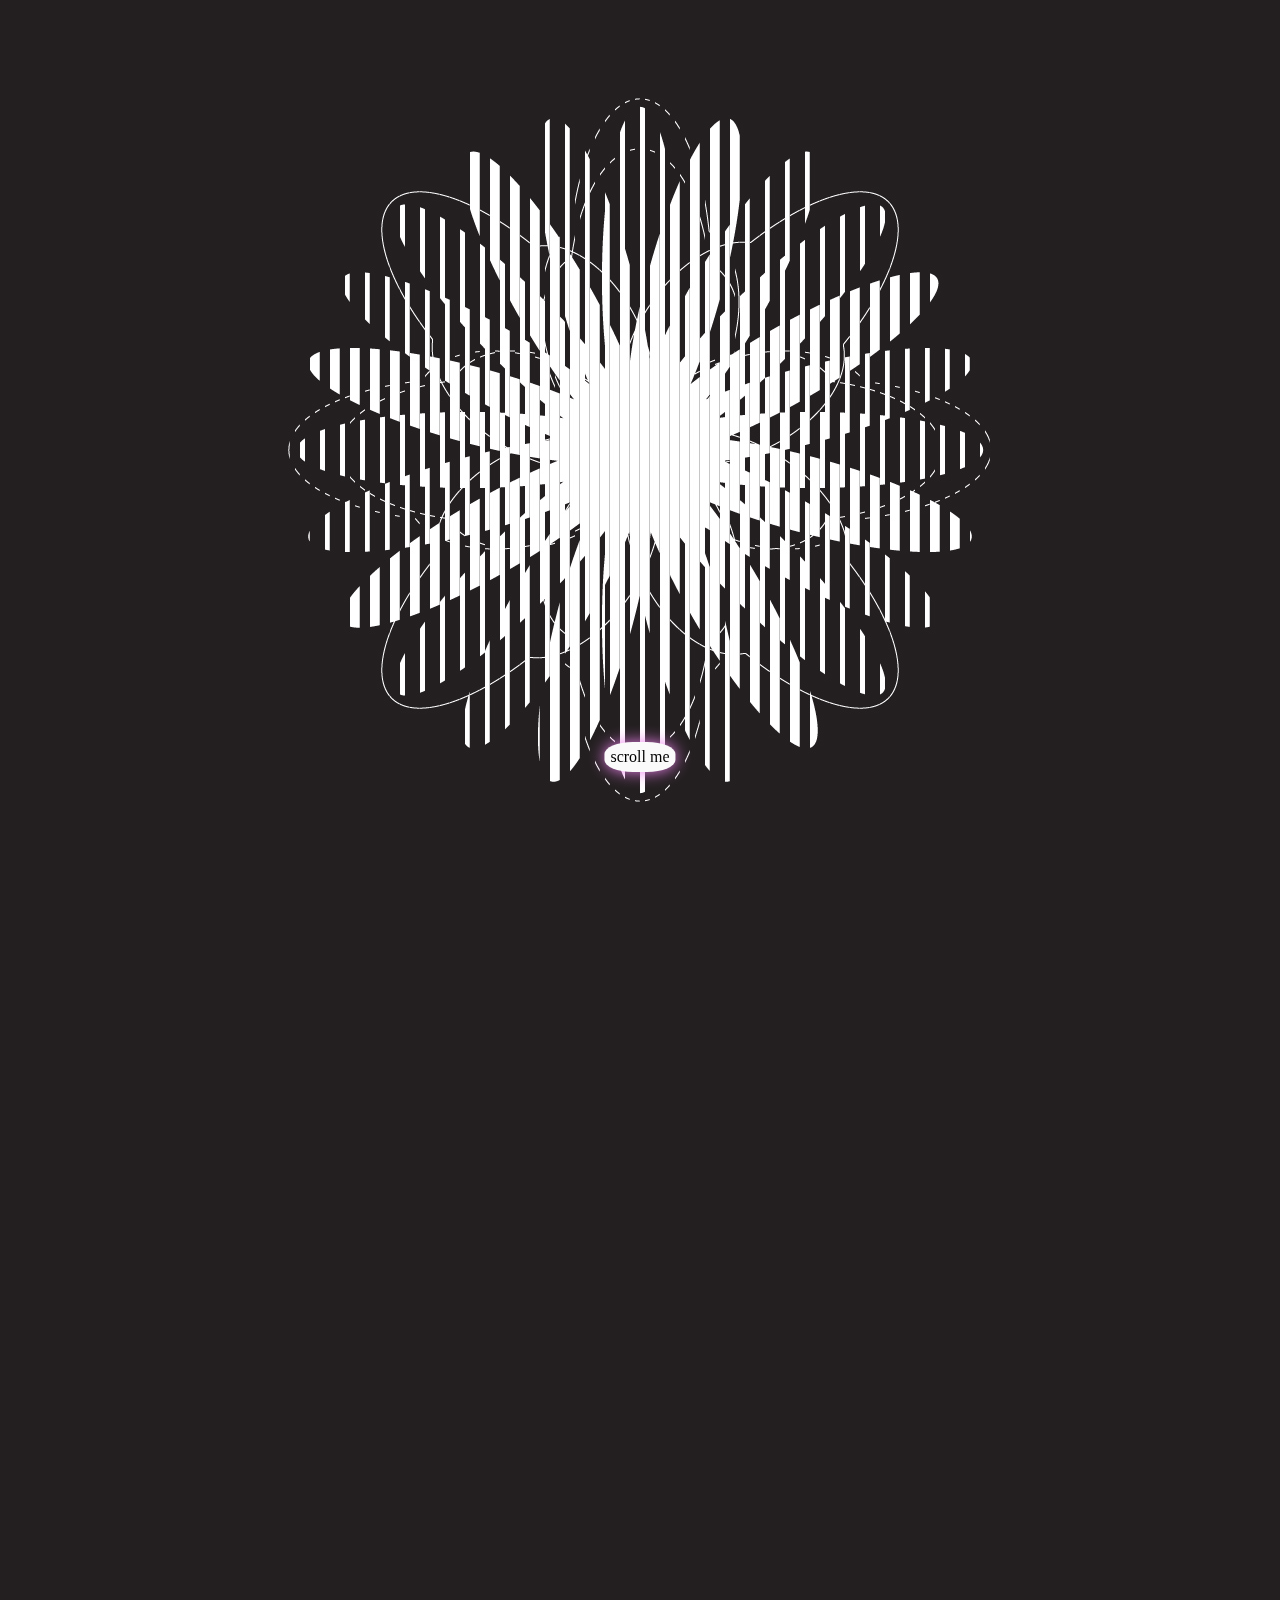
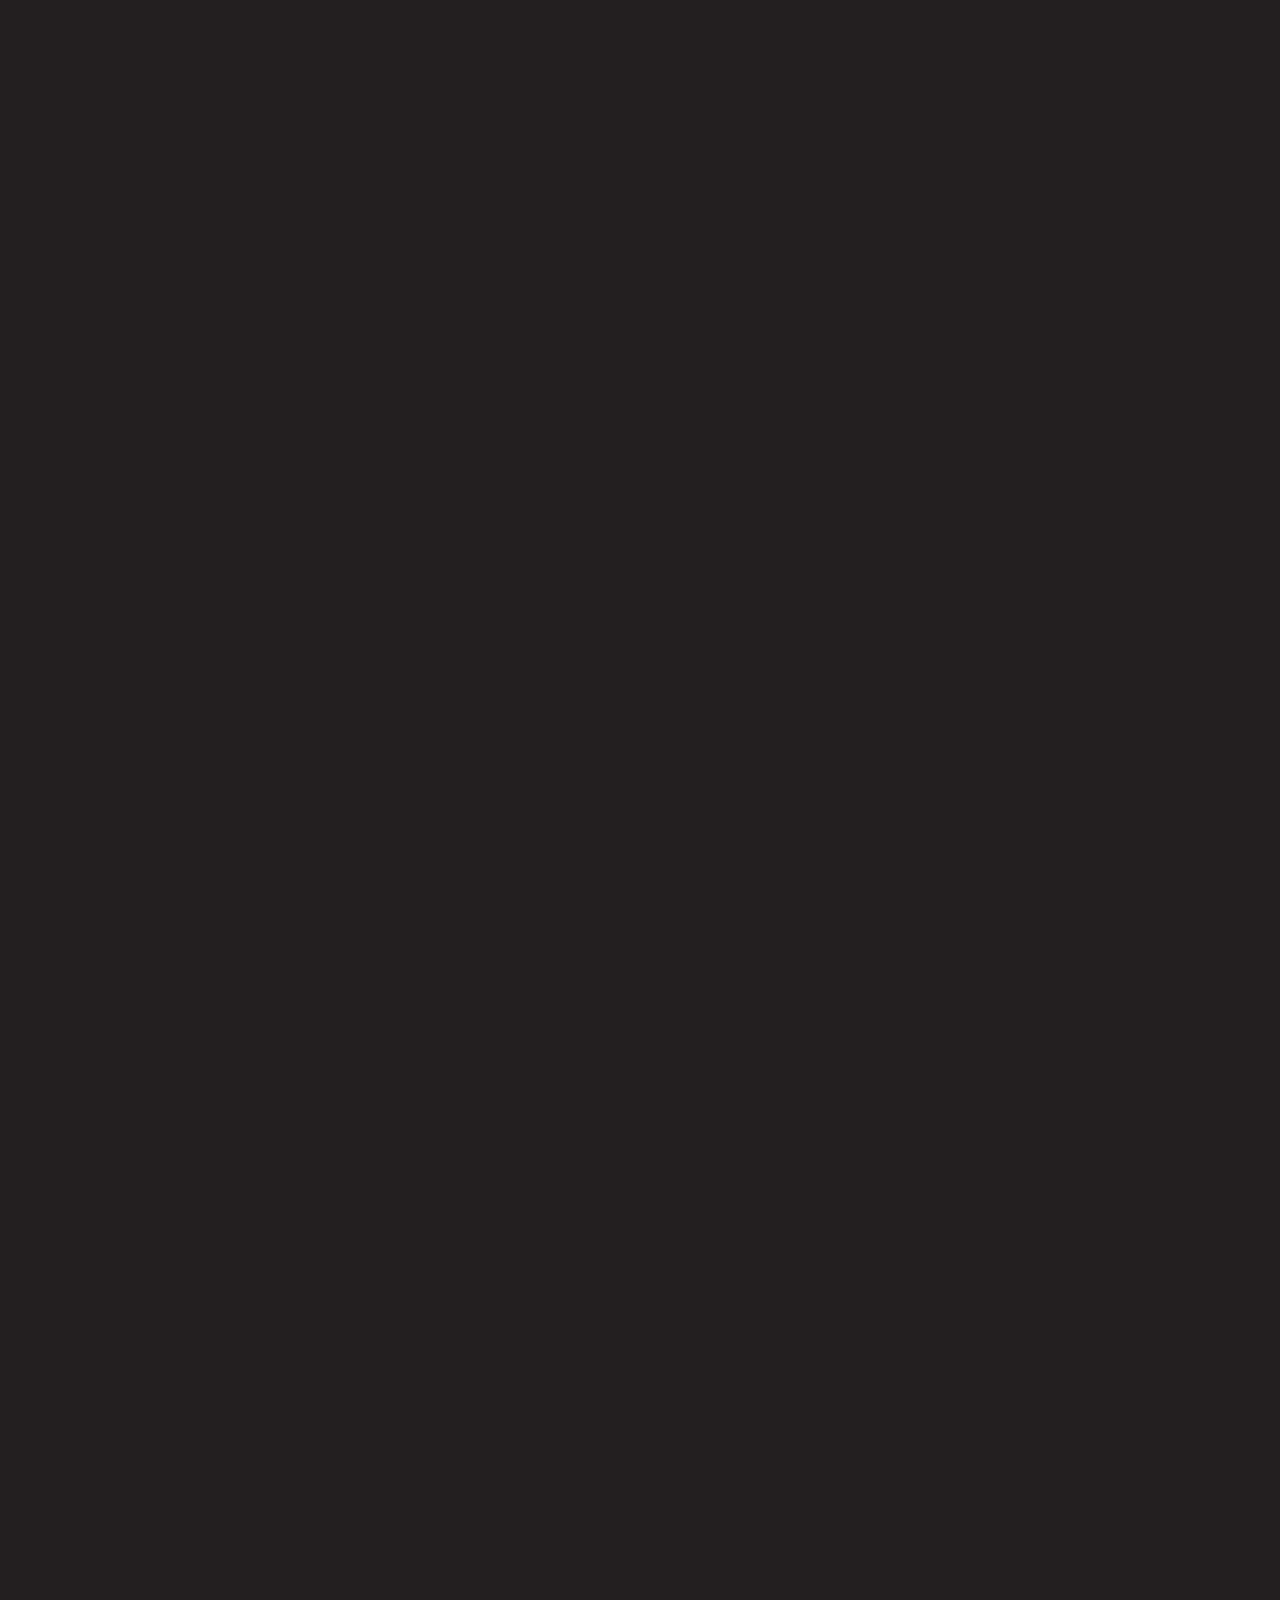
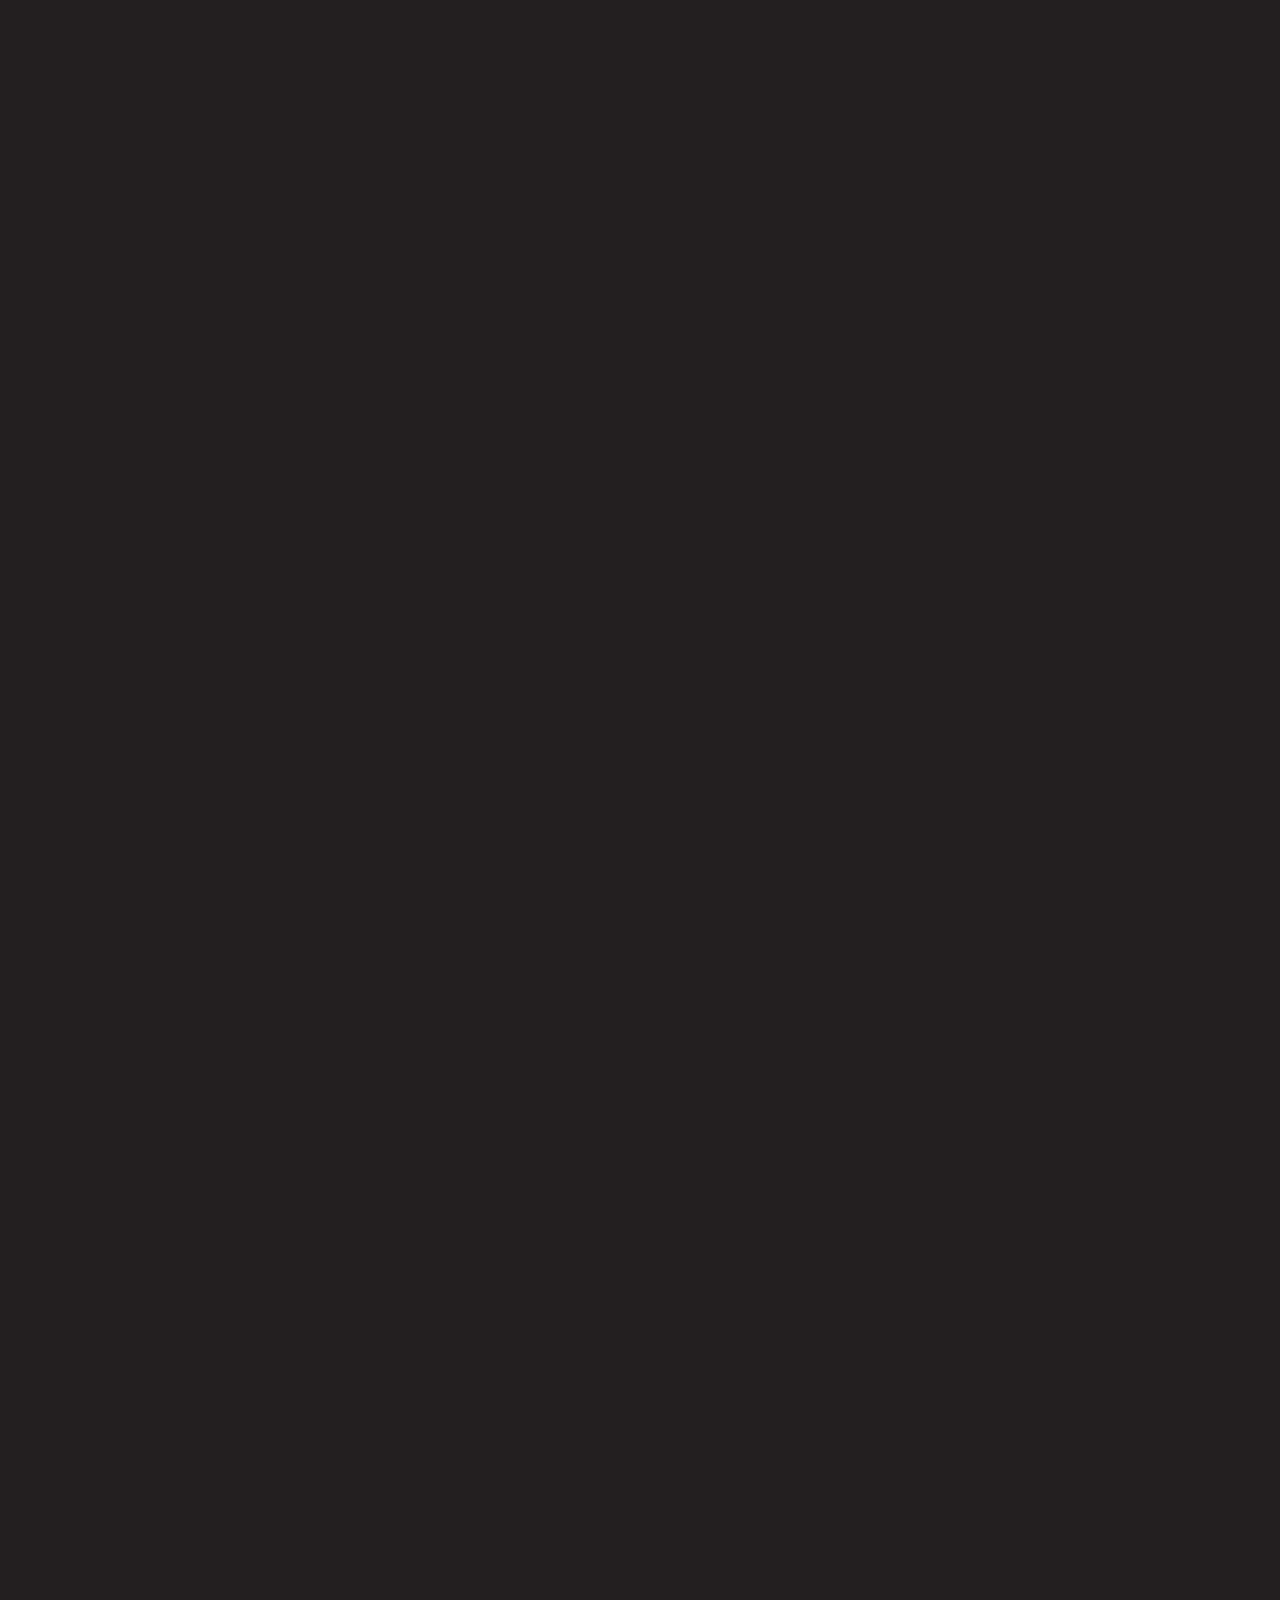
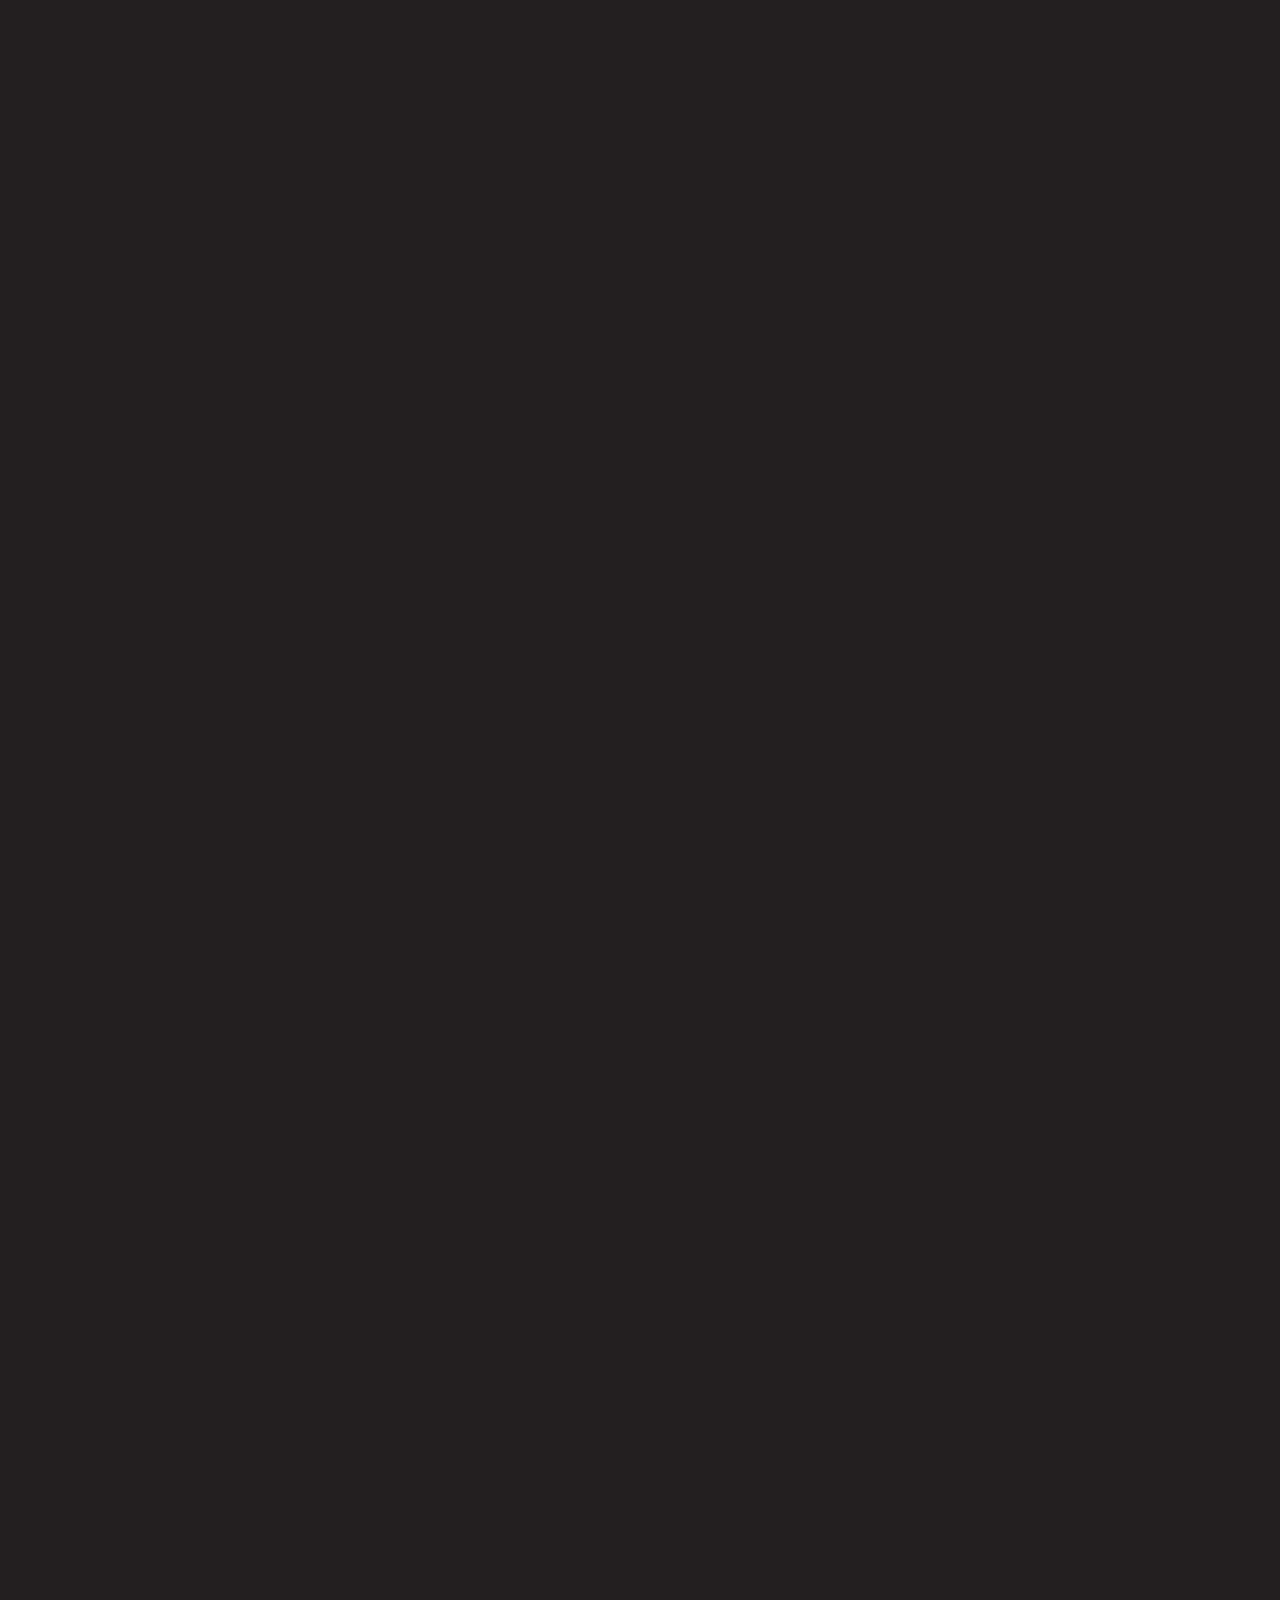
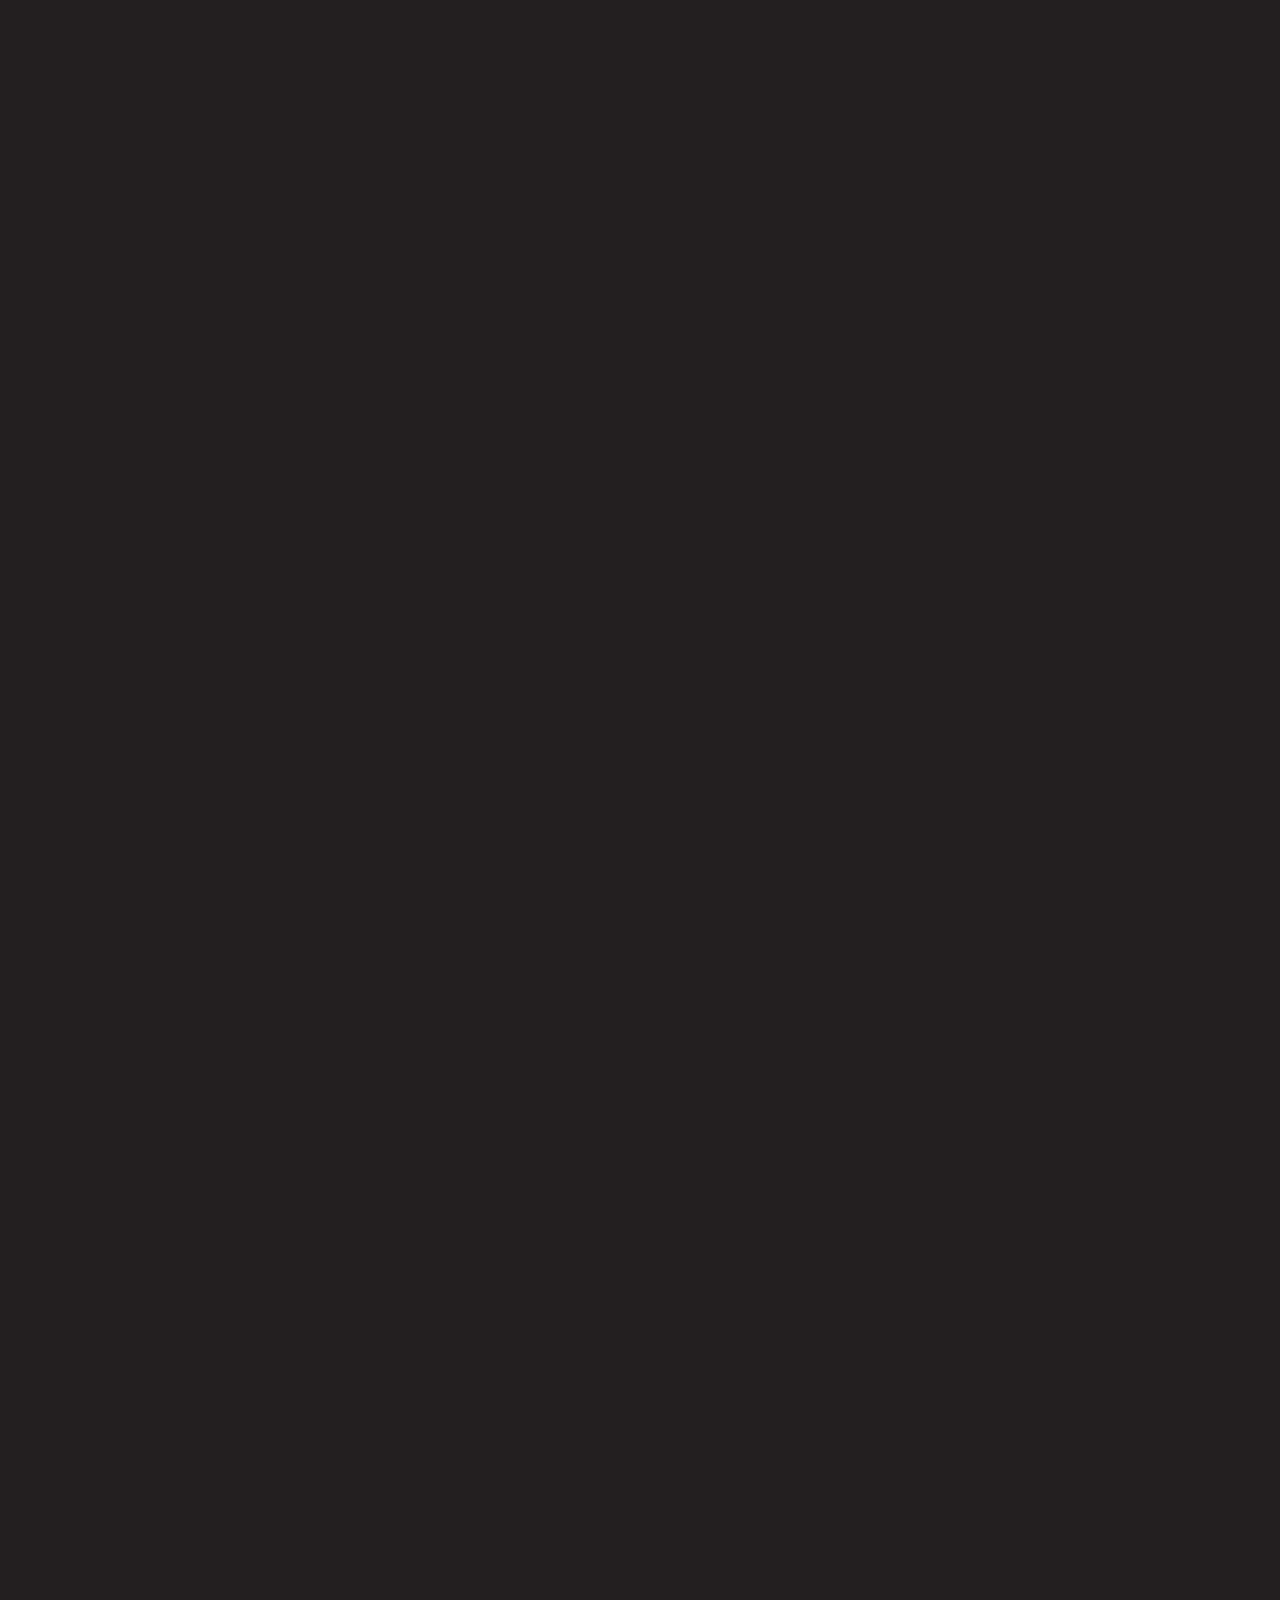
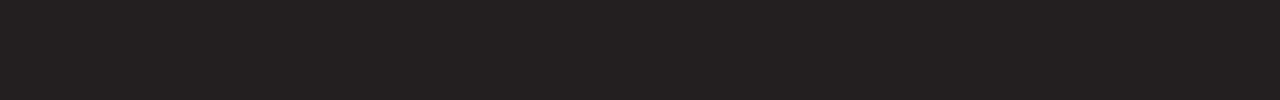
<file: index.html>
<!DOCTYPE html>
<html lang="en">
<head>
    <meta charset="UTF-8">
    <meta name="viewport" content="width=device-width, initial-scale=1.0">
    <meta http-equiv="X-UA-Compatible" content="ie=edge">
    <link rel="stylesheet" href="./flicker.css"/>
    <title>Document</title>
</head>
<body>
    <div id="static">
        <div>
        </div>   
    </div>
    <section id="lineas">
        <div id="from-left" class="moving__image" style="margin-left: -300vw">
            <div></div>
            <div></div>
            <div></div>
        </div>
    </section>
    <div class="info">
        <span>scroll me</span>
    </div>
    <script type="text/javascript" src="./horse.js"></script>
</body>
</html>
</file>
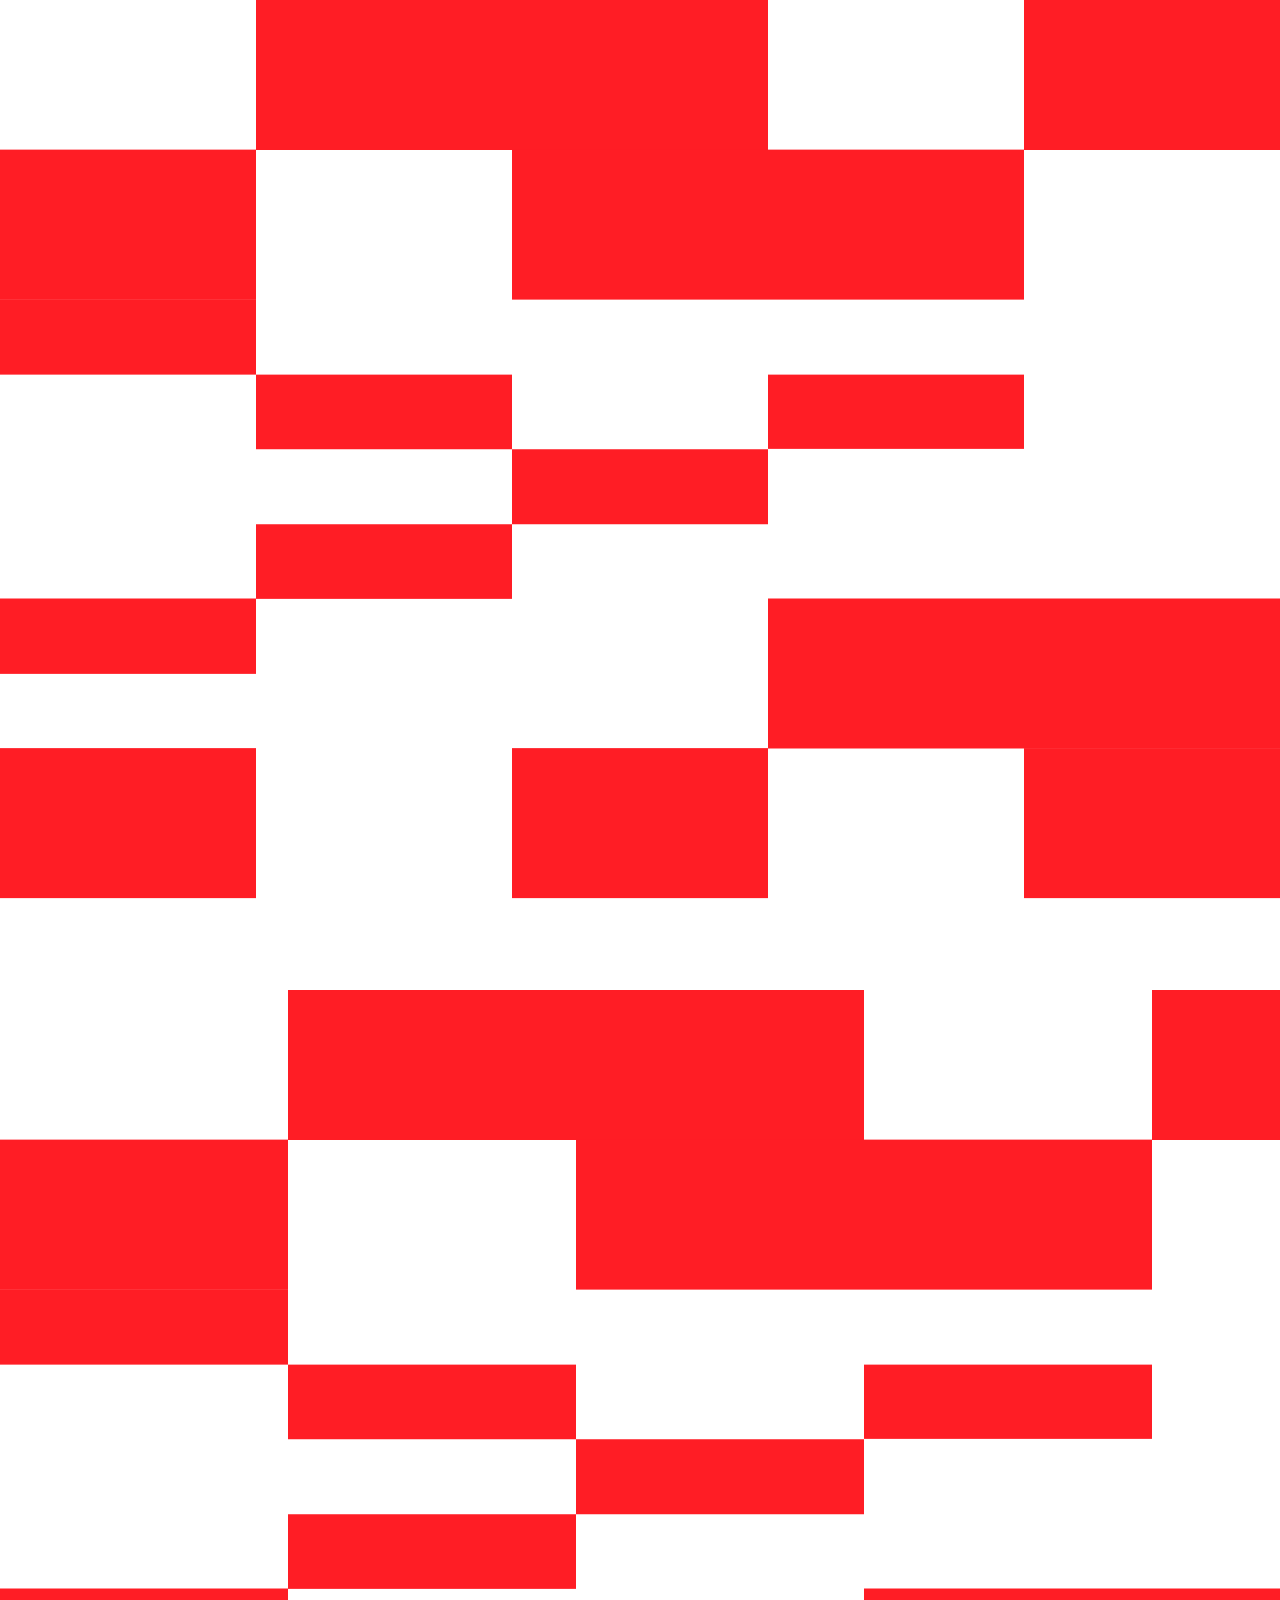
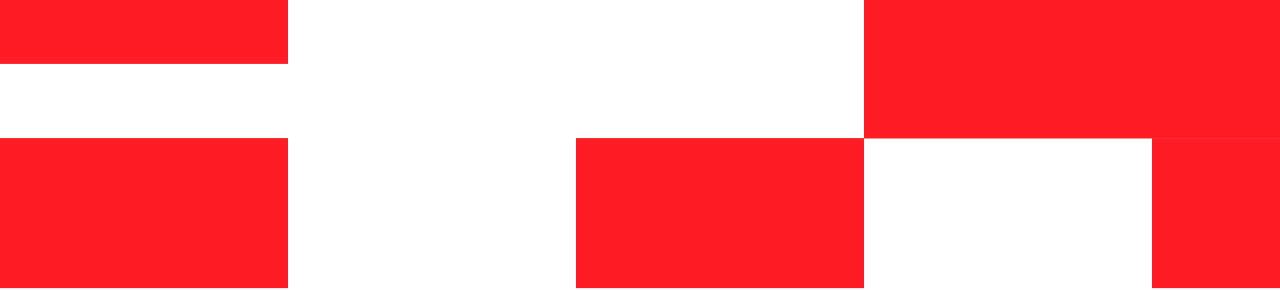
<file: squares.html>
<!DOCTYPE html>
<html lang="en">
<head>
    <meta charset="UTF-8">
    <meta name="viewport" content="width=device-width, initial-scale=1.0">
    <meta http-equiv="X-UA-Compatible" content="ie=edge">
    <link rel="stylesheet" href="./style.css"/>
    <title>Document</title>
</head>
<body>
    <div class="svg__wrapper">
        <div id="resizeme" class="svg__image" >
            <svg preserveAspectRatio="none" style="height: 100%; width: 100%;" version="1.1" id="Layer_1" xmlns="http://www.w3.org/2000/svg" xmlns:xlink="http://www.w3.org/1999/xlink" x="0px" y="0px"
	 viewBox="0 0 1280 800" style="enable-background:new 0 0 1280 800;" xml:space="preserve">
<style type="text/css">
	.st0{fill:#FF1D25;}
</style>
<rect x="1024" class="st0" width="256" height="133.33"/>
<rect x="1024" y="532" class="st0" width="256" height="133.33"/>
<rect x="1024" y="665" class="st0" width="256" height="133.33"/>
<rect x="768" y="133" class="st0" width="256" height="133.33"/>
<rect x="768" y="333" class="st0" width="256" height="66"/>
<rect x="768" y="532" class="st0" width="256" height="133.33"/>
<rect x="512" class="st0" width="256" height="133.33"/>
<rect x="512" y="133" class="st0" width="256" height="133.33"/>
<rect x="512" y="399.33" class="st0" width="256" height="66.67"/>
<rect x="512" y="665" class="st0" width="256" height="133.33"/>
<rect x="256" class="st0" width="256" height="133.33"/>
<rect x="256" y="333" class="st0" width="256" height="66.33"/>
<rect x="256" y="466" class="st0" width="256" height="66.33"/>
<rect y="133" class="st0" width="256" height="133.33"/>
<rect x="0" y="266" class="st0" width="256" height="67"/>
<rect y="532" class="st0" width="256" height="67"/>
<rect y="665" class="st0" width="256" height="133.33"/>
</svg>
        </div>
    </div>
    <div style="width: 100%; height:10vh;"></div>
    <div class="svg__wrapper">
        <div style="background-image:url('./abstract.svg'); width: 100%; height: 100%; background-size: cover;">
        </div>
    </div>
    <script type="text/javascript" src="./js.js"></script>
</body>
</html>
</file>
<file: flicker.css>
body{
    margin: 0;
    position: relative;
    background-color: #231f20;
    width: 100vw;
    height: 900vh;
    overflow-x: hidden;
}
.svg__wrapper{
    height: 100vh;
    width: 100%; 
    position: relative;
}
.svg__image{
    position: fixed; 
    width: 100%; 
    height:100%; 
    margin-top: 0; transform-origin: 50% 0% 0px;
}
#static{
    position: fixed;
    top: 0;
    margin-top: 0;
}
#static div{
    background-image:url('./blomen.jpg'); 
    width: 100vw; 
    height: 100vh; 
    background-position: center;
    background-size: contain;
    background-repeat: no-repeat;
}
#lineas{
    height: 100vh;
    width: 100vw;
    position: absolute;
    top: 0;
}
.moving__image{
    position: fixed;
    height: 100vh;
    display: flex; 
    width: fit-content;
}
.moving__image div{
    height: 100vh;
    width:100vw; 
    background-image:url('./stripes.svg'); 
    background-size: contain;
}
.info{
    position: fixed;
    z-index: 10;
    left: 50%;
    transform: translateX(-50%);
    bottom: 0;
    margin-bottom: 10%;
    background-color: #fafafa;
    box-shadow: 0 0 16px violet;
    padding: 6px;
    border-radius: 40%;
    transition: opacity 0.5s;
}
</file>
<file: style.css>
body{
    margin: 0; 
    position: relative; 
    /*background-color: rgb(154, 248, 255);*/
    background-color: white;
    width: 100%;
}
.bodyhorse{
    height: 300vh;
}
.svg__wrapper{
    height: 100vh;
    width: 100%; 
    position: relative;
}
.svg__image{
    position: fixed; 
    width: 100%; 
    height:100%; 
    margin-top: 0; transform-origin: 50% 0% 0px;
}
#intro div{
    background-image:url('./cubes.svg'); 
    width: 100vw; 
    height: 100vh; 
    background-size: contain;
    background-repeat: no-repeat;
}
#static div{
    background-image:url('./cubes.svg'); 
    width: 100vw; 
    height: 100vh; 
    background-size: contain;
    background-repeat: no-repeat;
}
.horse-wrapper{
    height: 100vh;
    position: absolute;
    top: 0;
}
.moving__image{
    position: fixed;
    width: 200vw; 
    height: 100vh;
    margin-left: 100%;
}
.moving__image div{
    height:100vh; 
    width:100vw; 
    background-image:url('./stripes.svg'); 
    background-size: contain;
}
.info{
    position: fixed;
    z-index: 10;
    left: 50%;
    bottom: 0;
    margin-bottom: 10%;
    background-color: #fafafa;
    box-shadow: 0 0 16px violet;
    padding: 6px;
    border-radius: 40%;
    transition: opacity 0.5s;
}
</file>
